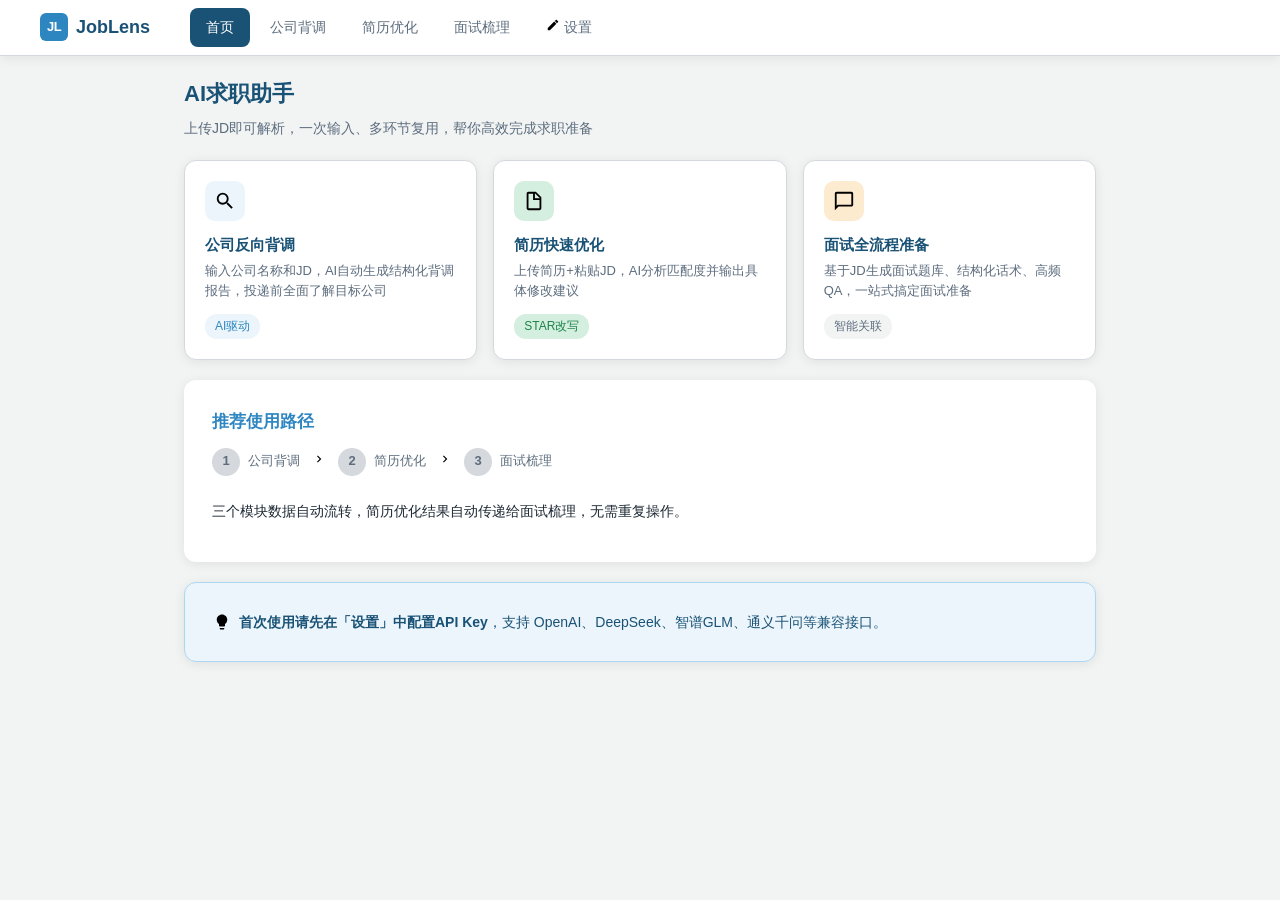
<file: index.html>
<!DOCTYPE html>
<html lang="zh-CN">
<head>
<meta charset="UTF-8">
<meta name="viewport" content="width=device-width, initial-scale=1.0">
<meta name="description" content="JobLens - AI求职助手，一站式完成公司背调、简历优化、面试准备">
<title>JobLens - AI求职助手</title>
<link rel="stylesheet" href="css/style.css">
</head>
<body>

<!-- ===== NAV ===== -->
<nav class="nav">
  <div class="nav-inner" style="display:flex;align-items:center;width:100%;max-width:1200px;margin:0 auto;">
    <a class="nav-brand" href="#" onclick="showPage('home');return false;" style="font-size:18px;font-weight:700;color:var(--pri);display:flex;align-items:center;gap:8px;text-decoration:none;">
      <span style="background:var(--sec);color:#fff;width:28px;height:28px;border-radius:6px;display:inline-flex;align-items:center;justify-content:center;font-size:13px;font-weight:700;letter-spacing:-0.5px;">JL</span>
      JobLens
    </a>
    <div class="nav-links">
      <a class="active" onclick="showPage('home')">首页</a>
      <a onclick="showPage('company')">公司背调</a>
      <a onclick="showPage('resume')">简历优化</a>
      <a onclick="showPage('interview')">面试梳理</a>
      <a onclick="showPage('settings')" style="margin-left:auto;">
        <svg style="width:14px;height:14px;"><use href="#i-edit"/></svg> 设置
      </a>
    </div>
  </div>
</nav>

<!-- ===== SVG SPRITES (hidden) ===== -->
<svg style="display:none">
  <defs>
    <symbol id="i-search" viewBox="0 0 24 24"><path d="M15.5 14h-.79l-.28-.27A6.47 6.47 0 0016 9.5 6.5 6.5 0 109.5 16c1.61 0 3.09-.59 4.23-1.57l.27.28v.79l5 4.99L20.49 19l-4.99-5zm-6 0C7.01 14 5 11.99 5 9.5S7.01 5 9.5 5 14 7.01 14 9.5 11.99 14 9.5 14z"/></symbol>
    <symbol id="i-file" viewBox="0 0 24 24"><path d="M14 2H6c-1.1 0-2 .9-2 2v16c0 1.1.9 2 2 2h12c1.1 0 2-.9 2-2V8l-6-6zm-1 7V3.5L18.5 9H13zM6 20V4h5v7h7v9H6z"/></symbol>
    <symbol id="i-chat" viewBox="0 0 24 24"><path d="M20 2H4c-1.1 0-2 .9-2 2v18l4-4h14c1.1 0 2-.9 2-2V4c0-1.1-.9-2-2-2zm0 14H5.17L4 17.17V4h16v12z"/></symbol>
    <symbol id="i-upload" viewBox="0 0 24 24"><path d="M9 16h6v-6h4l-7-7-7 7h4v6zm-4 2h14v2H5v-2z"/></symbol>
    <symbol id="i-check" viewBox="0 0 24 24"><path d="M9 16.17L4.83 12l-1.42 1.41L9 19 21 7l-1.41-1.41L9 16.17z"/></symbol>
    <symbol id="i-arrow" viewBox="0 0 24 24"><path d="M12 4l-1.41 1.41L16.17 11H4v2h12.17l-5.58 5.59L12 20l8-8-8-8z"/></symbol>
    <symbol id="i-reload" viewBox="0 0 24 24"><path d="M17.65 6.35A7.958 7.958 0 0012 4c-4.42 0-7.99 3.58-7.99 8s3.57 8 7.99 8c3.73 0 6.84-2.55 7.73-6h-2.08A5.99 5.99 0 0112 18c-3.31 0-6-2.69-6-6s2.69-6 6-6c1.66 0 3.14.69 4.22 1.78L13 11h7V4l-2.35 2.35z"/></symbol>
    <symbol id="i-link" viewBox="0 0 24 24"><path d="M3.9 12c0-1.71 1.39-3.1 3.1-3.1h4V7H7c-2.76 0-5 2.24-5 5s2.24 5 5 5h4v-1.9H7c-1.71 0-3.1-1.39-3.1-3.1zM8 13h8v-2H8v2zm9-6h-4v1.9h4c1.71 0 3.1 1.39 3.1 3.1s-1.39 3.1-3.1 3.1h-4V17h4c2.76 0 5-2.24 5-5s-2.24-5-5-5z"/></symbol>
    <symbol id="i-lightbulb" viewBox="0 0 24 24"><path d="M9 21c0 .55.45 1 1 1h4c.55 0 1-.45 1-1v-1H9v1zm3-19C8.14 2 5 5.14 5 9c0 2.38 1.19 4.47 3 5.74V17c0 .55.45 1 1 1h6c.55 0 1-.45 1-1v-2.26c1.81-1.27 3-3.36 3-5.74 0-3.86-3.14-7-7-7z"/></symbol>
    <symbol id="i-building" viewBox="0 0 24 24"><path d="M12 7V3H2v18h20V7H12zM6 19H4v-2h2v2zm0-4H4v-2h2v2zm0-4H4V9h2v2zm0-4H4V5h2v2zm4 12H8v-2h2v2zm0-4H8v-2h2v2zm0-4H8V9h2v2zm0-4H8V5h2v2zm10 12h-8v-2h2v-2h-2v-2h2v-2h-2V9h8v10zm-2-8h-2v2h2v-2zm0 4h-2v2h2v-2z"/></symbol>
    <symbol id="i-chart" viewBox="0 0 24 24"><path d="M19 3H5c-1.1 0-2 .9-2 2v14c0 1.1.9 2 2 2h14c1.1 0 2-.9 2-2V5c0-1.1-.9-2-2-2zM9 17H7v-7h2v7zm4 0h-2V7h2v10zm4 0h-2v-4h2v4z"/></symbol>
    <symbol id="i-people" viewBox="0 0 24 24"><path d="M16 11c1.66 0 2.99-1.34 2.99-3S17.66 5 16 5c-1.66 0-3 1.34-3 3s1.34 3 3 3zm-8 0c1.66 0 2.99-1.34 2.99-3S9.66 5 8 5C6.34 5 5 6.34 5 8s1.34 3 3 3zm0 2c-2.33 0-7 1.17-7 3.5V19h14v-2.5c0-2.33-4.67-3.5-7-3.5zm8 0c-.29 0-.62.02-.97.05 1.16.84 1.97 1.97 1.97 3.45V19h6v-2.5c0-2.33-4.67-3.5-7-3.5z"/></symbol>
    <symbol id="i-warning" viewBox="0 0 24 24"><path d="M1 21h22L12 2 1 21zm12-3h-2v-2h2v2zm0-4h-2v-4h2v4z"/></symbol>
    <symbol id="i-edit" viewBox="0 0 24 24"><path d="M3 17.25V21h3.75L17.81 9.94l-3.75-3.75L3 17.25zM20.71 7.04c.39-.39.39-1.02 0-1.41l-2.34-2.34c-.39-.39-1.02-.39-1.41 0l-1.83 1.83 3.75 3.75 1.83-1.83z"/></symbol>
    <symbol id="i-chevron" viewBox="0 0 24 24"><path d="M10 6L8.59 7.41 13.17 12l-4.58 4.59L10 18l6-6-6-6z"/></symbol>
    <symbol id="i-target" viewBox="0 0 24 24"><circle cx="12" cy="12" r="10" fill="none" stroke="currentColor" stroke-width="2"/><circle cx="12" cy="12" r="6" fill="none" stroke="currentColor" stroke-width="2"/><circle cx="12" cy="12" r="2"/></symbol>
    <symbol id="i-star" viewBox="0 0 24 24"><path d="M12 2l3.09 6.26L22 9.27l-5 4.87 1.18 6.88L12 17.77l-6.18 3.25L7 14.14 2 9.27l6.91-1.01L12 2z"/></symbol>
    <symbol id="i-rocket" viewBox="0 0 24 24"><path d="M12 2C6.48 2 2 6.48 2 12s4.48 10 10 10 10-4.48 10-10S17.52 2 12 2zm-1 17.93c-3.95-.49-7-3.85-7-7.93 0-.62.08-1.21.21-1.79L9 15v1c0 1.1.9 2 2 2v1.93zm6.9-2.54c-.26-.81-1-1.39-1.9-1.39h-1v-3c0-.55-.45-1-1-1H8v-2h2c.55 0 1-.45 1-1V7h2c1.1 0 2-.9 2-2v-.41c2.93 1.19 5 4.06 5 7.41 0 2.08-.8 3.97-2.1 5.39z"/></symbol>
  </defs>
</svg>

<!-- ===== Toast Container ===== -->
<div id="app-toast" class="toast toast-info"></div>

<!-- ===== PAGE: HOME ===== -->
<div id="page-home" class="page active">
  <h1>AI求职助手</h1>
  <p class="subtitle">上传JD即可解析，一次输入、多环节复用，帮你高效完成求职准备</p>

  <div class="card-grid">
    <div class="card" onclick="showPage('company')">
      <div class="card-icon" style="background:#EBF5FB;color:var(--sec);">
        <svg><use href="#i-search"/></svg>
      </div>
      <h3>公司反向背调</h3>
      <p>输入公司名称和JD，AI自动生成结构化背调报告，投递前全面了解目标公司</p>
      <div style="margin-top:10px;"><span class="tag tag-blue">AI驱动</span></div>
    </div>
    <div class="card" onclick="showPage('resume')">
      <div class="card-icon" style="background:#D4EFDF;color:#1E8449;">
        <svg><use href="#i-file"/></svg>
      </div>
      <h3>简历快速优化</h3>
      <p>上传简历+粘贴JD，AI分析匹配度并输出具体修改建议</p>
      <div style="margin-top:10px;"><span class="tag tag-green">STAR改写</span></div>
    </div>
    <div class="card" onclick="showPage('interview')">
      <div class="card-icon" style="background:#FDEBD0;color:#E67E22;">
        <svg><use href="#i-chat"/></svg>
      </div>
      <h3>面试全流程准备</h3>
      <p>基于JD生成面试题库、结构化话术、高频QA，一站式搞定面试准备</p>
      <div style="margin-top:10px;"><span class="tag tag-gray">智能关联</span></div>
    </div>
  </div>

  <div class="container" style="margin-top:20px;">
    <h2>推荐使用路径</h2>
    <div class="steps">
      <div class="step"><div class="step-num">1</div><div class="step-text">公司背调</div></div>
      <div class="step-arrow"><svg style="width:14px;height:14px;"><use href="#i-chevron"/></svg></div>
      <div class="step"><div class="step-num">2</div><div class="step-text">简历优化</div></div>
      <div class="step-arrow"><svg style="width:14px;height:14px;"><use href="#i-chevron"/></svg></div>
      <div class="step"><div class="step-num">3</div><div class="step-text">面试梳理</div></div>
    </div>
    <p class="desc">三个模块数据自动流转，简历优化结果自动传递给面试梳理，无需重复操作。</p>
  </div>

  <div class="container" style="margin-top:20px;background:var(--acc);border:1px solid #AED6F1;">
    <div style="display:flex;align-items:center;gap:8px;font-size:14px;color:var(--pri);">
      <svg style="width:18px;height:18px;flex-shrink:0;color:var(--sec);"><use href="#i-lightbulb"/></svg>
      <span><strong>首次使用请先在「设置」中配置API Key</strong>，支持 OpenAI、DeepSeek、智谱GLM、通义千问等兼容接口。</span>
    </div>
  </div>
</div>

<!-- ===== PAGE: COMPANY ===== -->
<div id="page-company" class="page">
  <h1>公司反向背调</h1>
  <p class="subtitle">输入公司名称和JD，AI自动生成结构化背调报告</p>

  <!-- Input Section -->
  <div class="container" id="company-input-section">
    <div class="input-group">
      <label>公司名称 <span class="req">*</span></label>
      <input type="text" id="company-name" placeholder="输入公司名称，如：字节跳动、腾讯、美团...">
    </div>
    <div class="input-group">
      <label>目标岗位JD（选填，提供更精准的分析）</label>
      <textarea id="company-jd" rows="4" placeholder="粘贴目标岗位的职位描述（JD）文本，可帮助AI生成更精准的薪资和匹配度分析..."></textarea>
    </div>
    <div style="display:flex;gap:8px;flex-wrap:wrap;">
      <button class="btn btn-pri" id="company-start-btn" onclick="startCompanyResearch()">
        <svg style="width:16px;height:16px;"><use href="#i-search"/></svg> 开始背调
      </button>
    </div>
  </div>

  <!-- Loading Section -->
  <div id="company-loading" style="display:none;" class="container">
    <div class="loading-steps">
      <div class="loading-step active" id="company-load-step-1">
        <div class="step-icon"><div class="step-spinner"></div></div>
        <span>正在搜索网络信息（维基百科、DuckDuckGo）...</span>
      </div>
      <div class="loading-step" id="company-load-step-2">
        <div class="step-icon">2</div>
        <span>整合搜索结果，构建分析上下文...</span>
      </div>
      <div class="loading-step" id="company-load-step-3">
        <div class="step-icon">3</div>
        <span>AI专业分析中（基本面+薪资+口碑+风险）...</span>
      </div>
    </div>
    <div style="margin-top:16px;">
      <button class="btn-stop" onclick="stopGeneration()">
        <svg style="width:14px;height:14px;"><use href="#i-warning"/></svg> 停止生成
      </button>
    </div>
  </div>

  <!-- Result Section -->
  <div id="company-result" style="display:none;">
    <div id="company-stream-output" class="stream-output"></div>
    <div style="display:flex;gap:8px;margin-top:8px;">
      <button class="btn btn-pri" onclick="showPage('resume')">
        下一步：优化简历 <svg style="width:14px;height:14px;"><use href="#i-arrow"/></svg>
      </button>
      <button class="btn btn-outline" onclick="resetCompany()">
        <svg style="width:14px;height:14px;"><use href="#i-reload"/></svg> 重新背调
      </button>
    </div>
  </div>
</div>

<!-- ===== PAGE: RESUME ===== -->
<div id="page-resume" class="page">
  <h1>简历快速优化</h1>
  <p class="subtitle">上传简历 + 粘贴JD，AI分析匹配度并输出修改建议</p>

  <!-- Input Section -->
  <div class="container" id="resume-input-section">
    <div class="flow-tip">
      <svg><use href="#i-lightbulb"/></svg>
      <span>建议先完成公司背调，背调结果将作为简历优化的上下文参考</span>
    </div>

    <div class="steps" id="resume-steps">
      <div class="step"><div class="step-num active">1</div><div class="step-text active">上传简历</div></div>
      <div class="step-arrow"><svg style="width:14px;height:14px;"><use href="#i-chevron"/></svg></div>
      <div class="step"><div class="step-num">2</div><div class="step-text">粘贴JD</div></div>
      <div class="step-arrow"><svg style="width:14px;height:14px;"><use href="#i-chevron"/></svg></div>
      <div class="step"><div class="step-num">3</div><div class="step-text">查看报告</div></div>
    </div>

    <div class="input-group">
      <label>上传简历文件 <span class="req">*</span></label>
      <div class="upload-zone" id="upload-zone" onclick="triggerUpload()">
        <div class="upload-icon">
          <svg><use href="#i-upload"/></svg>
        </div>
        <p id="upload-text">点击或拖拽上传简历文件</p>
        <p class="muted">支持 PDF、DOCX、TXT 格式，文件大小 &le; 5MB</p>
      </div>
      <input type="file" id="resume-file" accept=".pdf,.docx,.doc,.txt" style="display:none" onchange="handleFileSelect(event)">
    </div>

    <div class="input-group">
      <label>粘贴目标岗位JD <span class="req">*</span></label>
      <textarea id="resume-jd" rows="5" placeholder="粘贴目标岗位的职位描述（JD）文本...&#10;&#10;示例：负责产品规划与需求分析，3年以上互联网产品经验，具备数据驱动思维..."></textarea>
      <p class="error-msg" id="resume-jd-error">请先粘贴目标岗位JD</p>
    </div>

    <button class="btn btn-pri" id="resume-start-btn" onclick="startResumeAnalysis()">
      <svg style="width:16px;height:16px;"><use href="#i-rocket"/></svg> 开始分析
    </button>
  </div>

  <!-- Loading Section -->
  <div id="resume-loading" style="display:none;" class="container">
    <div class="loading">
      <div class="spinner"></div>
      <p class="muted">正在分析简历与岗位匹配度，请稍候...</p>
    </div>
    <div style="margin-top:16px;text-align:center;">
      <button class="btn-stop" onclick="stopGeneration()">
        <svg style="width:14px;height:14px;"><use href="#i-warning"/></svg> 停止生成
      </button>
    </div>
  </div>

  <!-- Result Section -->
  <div id="resume-result" style="display:none;">
    <div id="resume-stream-output" class="stream-output"></div>
    <div style="display:flex;gap:8px;margin-top:8px;">
      <button class="btn btn-pri" onclick="showPage('interview')">
        下一步：面试梳理 <svg style="width:14px;height:14px;"><use href="#i-arrow"/></svg>
      </button>
      <button class="btn btn-outline" onclick="resetResume()">
        <svg style="width:14px;height:14px;"><use href="#i-reload"/></svg> 重新分析
      </button>
    </div>
  </div>
</div>

<!-- ===== PAGE: INTERVIEW ===== -->
<div id="page-interview" class="page">
  <h1>面试全流程准备</h1>
  <p class="subtitle">基于JD智能生成面试题库、结构化话术、高频QA，一站式搞定面试准备</p>

  <!-- Sub Tabs -->
  <div class="sub-tabs" style="flex-wrap:wrap;">
    <a class="active" onclick="switchInterviewTab('questions')" style="flex:1 1 auto;">
      <svg style="width:14px;height:14px;vertical-align:-2px;"><use href="#i-chat"/></svg> 面试题库
      <div style="font-size:10px;font-weight:400;color:var(--gray);margin-top:1px;">知考察意图，懂回答策略</div>
    </a>
    <a onclick="switchInterviewTab('speech')" style="flex:1 1 auto;">
      <svg style="width:14px;height:14px;vertical-align:-2px;"><use href="#i-edit"/></svg> 面试话术
      <div style="font-size:10px;font-weight:400;color:var(--gray);margin-top:1px;">全流程结构化表达模板</div>
    </a>
    <a onclick="switchInterviewTab('qa')" style="flex:1 1 auto;">
      <svg style="width:14px;height:14px;vertical-align:-2px;"><use href="#i-file"/></svg> 问答QA
      <div style="font-size:10px;font-weight:400;color:var(--gray);margin-top:1px;">可直接背诵的参考答案</div>
    </a>
  </div>

  <!-- ========== SUB-PANEL 1: 面试题库 ========== -->
  <div id="interview-panel-questions" class="sub-panel active">
    <!-- Input Section -->
    <div class="container" id="questions-input-section">
      <div class="flow-tip" style="background:#EBF5FB;border-color:#AED6F1;">
        <svg style="color:var(--sec);"><use href="#i-target"/></svg>
        <span><strong>面试题库帮你解决"怎么想"</strong> -- 每道题告诉你面试官在考察什么、用什么框架回答、结合你的简历怎么个性化表达</span>
      </div>
      <div style="display:flex;gap:8px;margin-bottom:16px;flex-wrap:wrap;">
        <span class="tag tag-blue"><svg style="width:11px;height:11px;vertical-align:-1px;"><use href="#i-target"/></svg> 考察意图分析</span>
        <span class="tag tag-green"><svg style="width:11px;height:11px;vertical-align:-1px;"><use href="#i-lightbulb"/></svg> 回答策略框架</span>
        <span class="tag tag-gray"><svg style="width:11px;height:11px;vertical-align:-1px;"><use href="#i-link"/></svg> 简历个性化提示</span>
      </div>
      <div class="input-group">
        <label>粘贴目标岗位JD <span class="req">*</span></label>
        <textarea id="questions-jd" rows="4" placeholder="粘贴目标岗位的职位描述（JD）文本..."></textarea>
        <p class="error-msg" id="questions-jd-error">请先粘贴目标岗位JD</p>
      </div>
      <div class="input-group">
        <label>目标公司名称（选填，用于精准匹配面经题目）</label>
        <input type="text" id="questions-company" placeholder="如：字节跳动、腾讯、美团...">
      </div>
      <button class="btn btn-pri" id="questions-start-btn" onclick="startInterviewQuestions()">
        <svg style="width:16px;height:16px;"><use href="#i-rocket"/></svg> 生成面试题库
      </button>
    </div>

    <!-- Loading Section -->
    <div id="questions-loading" style="display:none;" class="container">
      <div class="loading-steps">
        <div class="loading-step active" id="questions-load-step-1">
          <div class="step-icon"><div class="step-spinner"></div></div>
          <span>正在解析JD关键词，匹配面经题目...</span>
        </div>
        <div class="loading-step" id="questions-load-step-2">
          <div class="step-icon">2</div>
          <span>分析岗位核心能力要求，构建题库框架...</span>
        </div>
        <div class="loading-step" id="questions-load-step-3">
          <div class="step-icon">3</div>
          <span>生成个性化面试题库与回答策略...</span>
        </div>
      </div>
      <div style="margin-top:16px;">
        <button class="btn-stop" onclick="stopGeneration()">
          <svg style="width:14px;height:14px;"><use href="#i-warning"/></svg> 停止生成
        </button>
      </div>
    </div>

    <!-- Result Section -->
    <div id="questions-result" style="display:none;">
      <div id="questions-stream-output" class="stream-output"></div>
      <div style="display:flex;gap:8px;margin-top:16px;">
        <button class="btn btn-outline" onclick="resetQuestions()">
          <svg style="width:14px;height:14px;"><use href="#i-reload"/></svg> 重新生成
        </button>
      </div>
    </div>
  </div>

  <!-- ========== SUB-PANEL 2: 面试话术 ========== -->
  <div id="interview-panel-speech" class="sub-panel">
    <!-- Input Section -->
    <div class="container" id="speech-input-section">
      <div class="flow-tip">
        <svg><use href="#i-lightbulb"/></svg>
        <span>基于JD和简历信息，生成结构化面试全流程话术，帮你理清表达逻辑</span>
      </div>
      <div class="input-group">
        <label>粘贴目标岗位JD <span class="req">*</span></label>
        <textarea id="speech-jd" rows="4" placeholder="粘贴目标岗位的职位描述（JD）文本..."></textarea>
        <p class="error-msg" id="speech-jd-error">请先粘贴目标岗位JD</p>
      </div>
      <button class="btn btn-pri" id="speech-start-btn" onclick="startInterviewSpeech()">
        <svg style="width:16px;height:16px;"><use href="#i-edit"/></svg> 生成面试话术
      </button>
    </div>

    <!-- Loading Section -->
    <div id="speech-loading" style="display:none;" class="container">
      <div class="loading">
        <div class="spinner"></div>
        <p class="muted">正在生成面试话术，请稍候...</p>
      </div>
      <div style="margin-top:16px;text-align:center;">
        <button class="btn-stop" onclick="stopGeneration()">
          <svg style="width:14px;height:14px;"><use href="#i-warning"/></svg> 停止生成
        </button>
      </div>
    </div>

    <!-- Result Section -->
    <div id="speech-result" style="display:none;">
      <div id="speech-stream-output" class="stream-output"></div>
      <div style="display:flex;gap:8px;margin-top:8px;">
        <button class="btn btn-outline" onclick="resetSpeech()">
          <svg style="width:14px;height:14px;"><use href="#i-reload"/></svg> 重新生成
        </button>
      </div>
    </div>
  </div>

  <!-- ========== SUB-PANEL 3: 问答QA ========== -->
  <div id="interview-panel-qa" class="sub-panel">
    <!-- Input Section -->
    <div class="container" id="qa-input-section">
      <div class="flow-tip" style="background:#FEF9E7;border-color:#F9E79F;">
        <svg style="color:#7D6608;"><use href="#i-file"/></svg>
        <span><strong>问答QA帮你解决"怎么答"</strong> -- 基于JD生成可直接背诵的参考答案，面试前突击记忆用</span>
      </div>
      <div style="display:flex;gap:8px;margin-bottom:16px;flex-wrap:wrap;">
        <span class="tag tag-blue"><svg style="width:11px;height:11px;vertical-align:-1px;"><use href="#i-search"/></svg> AI智能分析</span>
        <span class="tag tag-green"><svg style="width:11px;height:11px;vertical-align:-1px;"><use href="#i-lightbulb"/></svg> 参考答案生成</span>
        <span class="tag tag-gray"><svg style="width:11px;height:11px;vertical-align:-1px;"><use href="#i-check"/></svg> 多维度覆盖</span>
      </div>
      <div class="input-group">
        <label>粘贴目标岗位JD <span class="req">*</span></label>
        <textarea id="qa-jd" rows="4" placeholder="粘贴目标岗位的职位描述（JD）文本..."></textarea>
        <p class="error-msg" id="qa-jd-error">请先粘贴目标岗位JD</p>
      </div>
      <div class="input-group">
        <label>目标公司名称（选填，用于精准检索面经）</label>
        <input type="text" id="qa-company" placeholder="如：字节跳动、腾讯、美团...">
      </div>
      <button class="btn btn-pri" id="qa-start-btn" onclick="startInterviewQA()">
        <svg style="width:16px;height:16px;"><use href="#i-rocket"/></svg> 生成问答QA
      </button>
    </div>

    <!-- Loading Section -->
    <div id="qa-loading" style="display:none;" class="container">
      <div class="loading">
        <div class="spinner"></div>
        <p class="muted">正在检索高频面试问题并生成QA文件，请稍候...</p>
      </div>
      <div style="margin-top:16px;text-align:center;">
        <button class="btn-stop" onclick="stopGeneration()">
          <svg style="width:14px;height:14px;"><use href="#i-warning"/></svg> 停止生成
        </button>
      </div>
    </div>

    <!-- Result Section -->
    <div id="qa-result" style="display:none;">
      <div id="qa-stream-output" class="stream-output"></div>
      <div style="display:flex;gap:8px;margin-top:8px;">
        <button class="btn btn-outline" onclick="resetQA()">
          <svg style="width:14px;height:14px;"><use href="#i-reload"/></svg> 重新生成
        </button>
      </div>
    </div>
  </div>
</div>

<!-- ===== PAGE: SETTINGS ===== -->
<div id="page-settings" class="page">
  <div class="settings-page">
    <h1>API 设置</h1>
    <p class="subtitle">配置你的AI接口信息，支持所有OpenAI兼容API</p>

    <div class="settings-card">
      <h3>接口配置</h3>
      <div class="settings-group">
        <label>API Key <span class="req">*</span></label>
        <input type="password" id="settings-api-key" placeholder="sk-...">
        <p class="hint">你的API密钥仅存储在浏览器本地，不会上传到任何服务器</p>
      </div>
      <div class="settings-group">
        <label>API 地址</label>
        <input type="text" id="settings-api-endpoint" placeholder="https://api.openai.com/v1">
        <p class="hint">支持OpenAI、DeepSeek、智谱GLM、通义千问等兼容接口</p>
      </div>
      <div class="settings-group">
        <label>模型名称</label>
        <input type="text" id="settings-model" placeholder="gpt-4o-mini">
        <p class="hint">推荐使用 gpt-4o-mini（性价比高）或 gpt-4o（效果更好）</p>
      </div>
      <div class="settings-actions">
        <button class="btn btn-pri" id="settings-save-btn" onclick="JobLensSettings.saveSettings()">保存设置</button>
        <button class="btn btn-outline" id="settings-test-btn" onclick="JobLensSettings.testConnection()">测试连接</button>
        <button class="btn btn-outline" id="settings-reset-btn" onclick="JobLensSettings.resetSettings()">重置</button>
      </div>
    </div>

    <div class="settings-card">
      <h3>支持的API服务商</h3>
      <div style="display:grid;grid-template-columns:1fr 1fr;gap:8px;font-size:13px;">
        <div class="settings-group"><label>DeepSeek</label><p class="hint">地址：https://api.deepseek.com/v1<br>模型：deepseek-chat</p></div>
        <div class="settings-group"><label>智谱GLM</label><p class="hint">地址：https://open.bigmodel.cn/api/paas/v4<br>模型：glm-4-flash</p></div>
        <div class="settings-group"><label>通义千问</label><p class="hint">地址：https://dashscope.aliyuncs.com/compatible-mode/v1<br>模型：qwen-turbo</p></div>
        <div class="settings-group"><label>Moonshot</label><p class="hint">地址：https://api.moonshot.cn/v1<br>模型：moonshot-v1-8k</p></div>
      </div>
    </div>
  </div>
</div>

<!-- ===== External Scripts ===== -->
<script src="js/api.js"></script>
<script src="js/settings.js"></script>
<script src="js/modules.js"></script>

<!-- ===== Main App Logic ===== -->
<script>
// ===== GLOBAL STATE =====
var currentController = null;
var fileUploaded = false;

// ===== TOAST NOTIFICATIONS =====
function showToast(msg, type) {
  type = type || 'info';
  var toast = document.getElementById('app-toast');
  if (!toast) return;
  toast.textContent = msg;
  toast.className = 'toast toast-' + type + ' toast-show';
  if (toast._hideTimer) clearTimeout(toast._hideTimer);
  toast._hideTimer = setTimeout(function() {
    toast.className = 'toast toast-' + type;
  }, 3000);
}

// ===== ABORT CONTROLLER =====
function stopGeneration() {
  if (currentController) {
    currentController.abort();
    currentController = null;
    showToast('已停止生成', 'info');
  }
}

// ===== PAGE NAVIGATION =====
function showPage(id) {
  document.querySelectorAll('.page').forEach(function(p) { p.classList.remove('active'); });
  document.getElementById('page-' + id).classList.add('active');
  document.querySelectorAll('.nav-links a').forEach(function(a) { a.classList.remove('active'); });
  var map = { home: 0, company: 1, resume: 2, interview: 3, settings: 4 };
  var links = document.querySelectorAll('.nav-links a');
  if (links[map[id]]) links[map[id]].classList.add('active');
  window.scrollTo(0, 0);
}

// ===== COMPANY RESEARCH =====
function animateCompanyLoading() {
  var steps = [
    document.getElementById('company-load-step-1'),
    document.getElementById('company-load-step-2'),
    document.getElementById('company-load-step-3'),
    document.getElementById('company-load-step-4')
  ];
  steps.forEach(function(s) { s.className = 'loading-step'; });
  steps[0].classList.add('active');
  steps[0].querySelector('.step-icon').innerHTML = '<div class="step-spinner"></div>';

  var timers = [];
  timers.push(setTimeout(function() {
    steps[0].classList.remove('active');
    steps[0].classList.add('done');
    steps[0].querySelector('.step-icon').innerHTML = '<svg style="width:12px;height:12px;"><use href="#i-check"/></svg>';
    steps[1].classList.add('active');
    steps[1].querySelector('.step-icon').innerHTML = '<div class="step-spinner"></div>';
  }, 800));

  timers.push(setTimeout(function() {
    steps[1].classList.remove('active');
    steps[1].classList.add('done');
    steps[1].querySelector('.step-icon').innerHTML = '<svg style="width:12px;height:12px;"><use href="#i-check"/></svg>';
    steps[2].classList.add('active');
    steps[2].querySelector('.step-icon').innerHTML = '<div class="step-spinner"></div>';
  }, 1600));

  timers.push(setTimeout(function() {
    steps[2].classList.remove('active');
    steps[2].classList.add('done');
    steps[2].querySelector('.step-icon').innerHTML = '<svg style="width:12px;height:12px;"><use href="#i-check"/></svg>';
    steps[3].classList.add('active');
    steps[3].querySelector('.step-icon').innerHTML = '<div class="step-spinner"></div>';
  }, 2400));

  return timers;
}

async function startCompanyResearch() {
  var name = document.getElementById('company-name').value.trim();
  if (!name) {
    showToast('请输入公司名称', 'error');
    document.getElementById('company-name').focus();
    return;
  }

  var jd = document.getElementById('company-jd').value.trim();

  // Check API configuration
  if (!JobLensAPI.ApiConfig.isConfigured()) {
    showToast('请先在「设置」中配置API Key', 'error');
    showPage('settings');
    return;
  }

  // Show loading
  document.getElementById('company-input-section').style.display = 'none';
  document.getElementById('company-result').style.display = 'none';
  document.getElementById('company-loading').style.display = 'block';

  // Reset loading steps
  var steps = [
    document.getElementById('company-load-step-1'),
    document.getElementById('company-load-step-2'),
    document.getElementById('company-load-step-3')
  ];
  steps.forEach(function(s) { s.className = 'loading-step'; });
  steps[0].classList.add('active');
  steps[0].querySelector('.step-icon').innerHTML = '<div class="step-spinner"></div>';

  var outputEl = document.getElementById('company-stream-output');
  outputEl.innerHTML = '';

  // Create abort controller
  currentController = new AbortController();

  // Search progress callback
  function onSearchProgress(stage) {
    if (stage === 'searching') {
      // Step 1 still active (searching)
    } else if (stage === 'search_done') {
      // Step 1 done, step 2 active
      steps[0].classList.remove('active');
      steps[0].classList.add('done');
      steps[0].querySelector('.step-icon').innerHTML = '<svg style="width:12px;height:12px;"><use href="#i-check"/></svg>';
      steps[1].classList.add('active');
      steps[1].querySelector('.step-icon').innerHTML = '<div class="step-spinner"></div>';
    } else if (stage === 'analyzing') {
      // Step 2 done, step 3 active
      steps[1].classList.remove('active');
      steps[1].classList.add('done');
      steps[1].querySelector('.step-icon').innerHTML = '<svg style="width:12px;height:12px;"><use href="#i-check"/></svg>';
      steps[2].classList.add('active');
      steps[2].querySelector('.step-icon').innerHTML = '<div class="step-spinner"></div>';
    }
  }

  try {
    await JobLensModules.generateCompanyReport(name, jd, outputEl, onSearchProgress);
    steps[2].classList.remove('active');
    steps[2].classList.add('done');
    steps[2].querySelector('.step-icon').innerHTML = '<svg style="width:12px;height:12px;"><use href="#i-check"/></svg>';
    document.getElementById('company-loading').style.display = 'none';
    document.getElementById('company-result').style.display = 'block';
    showToast('背调报告生成完成', 'success');
  } catch (err) {
    document.getElementById('company-loading').style.display = 'none';
    if (err.name === 'AbortError') {
      if (outputEl.innerHTML.trim()) {
        document.getElementById('company-result').style.display = 'block';
      } else {
        document.getElementById('company-input-section').style.display = 'block';
      }
    } else {
      showToast(err.message || '生成背调报告时出错', 'error');
      document.getElementById('company-input-section').style.display = 'block';
    }
  } finally {
    currentController = null;
  }
}

function resetCompany() {
  document.getElementById('company-input-section').style.display = 'block';
  document.getElementById('company-result').style.display = 'none';
  document.getElementById('company-loading').style.display = 'none';
  document.getElementById('company-name').value = '';
  document.getElementById('company-jd').value = '';
  document.getElementById('company-stream-output').innerHTML = '';
}

// ===== RESUME UPLOAD =====
function triggerUpload() {
  document.getElementById('resume-file').click();
}

function handleFileSelect(e) {
  if (e.target.files && e.target.files.length) {
    handleFile(e.target.files[0]);
  }
}

function handleFile(file) {
  var ext = file.name.split('.').pop().toLowerCase();
  if (ext !== 'pdf' && ext !== 'docx' && ext !== 'doc' && ext !== 'txt') {
    showToast('不支持该格式，请上传 PDF、DOCX 或 TXT 文件', 'error');
    return;
  }
  if (file.size > 5 * 1024 * 1024) {
    showToast('文件过大，请压缩至 5MB 以内', 'error');
    return;
  }
  fileUploaded = true;
  var zone = document.getElementById('upload-zone');
  zone.classList.add('has-file');
  document.getElementById('upload-text').className = 'filename';
  document.getElementById('upload-text').textContent = file.name;
}

function handleDragOver(e) {
  e.preventDefault();
  e.stopPropagation();
  document.getElementById('upload-zone').classList.add('dragover');
}

function handleDragLeave(e) {
  e.preventDefault();
  e.stopPropagation();
  document.getElementById('upload-zone').classList.remove('dragover');
}

function handleDrop(e) {
  e.preventDefault();
  e.stopPropagation();
  document.getElementById('upload-zone').classList.remove('dragover');
  if (e.dataTransfer.files && e.dataTransfer.files.length) {
    handleFile(e.dataTransfer.files[0]);
  }
}

async function startResumeAnalysis() {
  if (!fileUploaded) {
    showToast('请先上传简历文件', 'error');
    return;
  }

  var jd = document.getElementById('resume-jd').value.trim();
  var errEl = document.getElementById('resume-jd-error');
  if (!jd) {
    errEl.textContent = '请先粘贴目标岗位JD';
    errEl.classList.add('show');
    document.getElementById('resume-jd').classList.add('error');
    document.getElementById('resume-jd').focus();
    return;
  }
  if (jd.length < 50) {
    errEl.textContent = 'JD内容过短，可能影响分析准确性';
    errEl.classList.add('show');
    return;
  }
  errEl.classList.remove('show');
  document.getElementById('resume-jd').classList.remove('error');

  // Check API configuration
  if (!JobLensAPI.ApiConfig.isConfigured()) {
    showToast('请先在「设置」中配置API Key', 'error');
    showPage('settings');
    return;
  }

  // Show loading
  document.getElementById('resume-input-section').style.display = 'none';
  document.getElementById('resume-result').style.display = 'none';
  document.getElementById('resume-loading').style.display = 'block';

  var outputEl = document.getElementById('resume-stream-output');
  outputEl.innerHTML = '';

  currentController = new AbortController();

  try {
    // Parse resume file
    var file = document.getElementById('resume-file').files[0];
    var resumeText = await JobLensModules.parseResumeFile(file);

    // Start analysis
    await JobLensModules.generateResumeAnalysis(resumeText, jd, outputEl);
    document.getElementById('resume-loading').style.display = 'none';
    document.getElementById('resume-result').style.display = 'block';
    showToast('简历分析完成', 'success');
  } catch (err) {
    document.getElementById('resume-loading').style.display = 'none';
    if (err.name === 'AbortError') {
      if (outputEl.innerHTML.trim()) {
        document.getElementById('resume-result').style.display = 'block';
      } else {
        document.getElementById('resume-input-section').style.display = 'block';
      }
    } else {
      showToast(err.message || '分析简历时出错', 'error');
      document.getElementById('resume-input-section').style.display = 'block';
    }
  } finally {
    currentController = null;
  }
}

function resetResume() {
  document.getElementById('resume-input-section').style.display = 'block';
  document.getElementById('resume-result').style.display = 'none';
  document.getElementById('resume-loading').style.display = 'none';
  document.getElementById('resume-jd').value = '';
  document.getElementById('resume-jd-error').classList.remove('show');
  document.getElementById('resume-jd').classList.remove('error');
  document.getElementById('resume-stream-output').innerHTML = '';
  fileUploaded = false;
  var zone = document.getElementById('upload-zone');
  zone.classList.remove('has-file');
  document.getElementById('upload-text').className = '';
  document.getElementById('upload-text').innerHTML = '点击或拖拽上传简历文件<p class="muted">支持 PDF、DOCX、TXT 格式，文件大小 &le; 5MB</p>';
  // Reset steps
  var steps = document.querySelectorAll('#resume-steps .step-num');
  var texts = document.querySelectorAll('#resume-steps .step-text');
  for (var i = 0; i < steps.length; i++) {
    steps[i].className = i === 0 ? 'step-num active' : 'step-num';
    texts[i].className = i === 0 ? 'step-text active' : 'step-text';
  }
}

// ===== INTERVIEW SUB-TABS =====
function switchInterviewTab(tab) {
  document.querySelectorAll('#page-interview .sub-panel').forEach(function(p) { p.classList.remove('active'); });
  document.getElementById('interview-panel-' + tab).classList.add('active');
  document.querySelectorAll('#page-interview .sub-tabs a').forEach(function(a) { a.classList.remove('active'); });
  var map = { questions: 0, speech: 1, qa: 2 };
  document.querySelectorAll('#page-interview .sub-tabs a')[map[tab]].classList.add('active');
}

// ===== INTERVIEW QUESTIONS =====
function animateQuestionsLoading() {
  var steps = [
    document.getElementById('questions-load-step-1'),
    document.getElementById('questions-load-step-2'),
    document.getElementById('questions-load-step-3')
  ];
  steps.forEach(function(s) { s.className = 'loading-step'; });
  steps[0].classList.add('active');
  steps[0].querySelector('.step-icon').innerHTML = '<div class="step-spinner"></div>';

  setTimeout(function() {
    steps[0].classList.remove('active');
    steps[0].classList.add('done');
    steps[0].querySelector('.step-icon').innerHTML = '<svg style="width:12px;height:12px;"><use href="#i-check"/></svg>';
    steps[1].classList.add('active');
    steps[1].querySelector('.step-icon').innerHTML = '<div class="step-spinner"></div>';
  }, 1000);

  setTimeout(function() {
    steps[1].classList.remove('active');
    steps[1].classList.add('done');
    steps[1].querySelector('.step-icon').innerHTML = '<svg style="width:12px;height:12px;"><use href="#i-check"/></svg>';
    steps[2].classList.add('active');
    steps[2].querySelector('.step-icon').innerHTML = '<div class="step-spinner"></div>';
  }, 2000);
}

async function startInterviewQuestions() {
  var jd = document.getElementById('questions-jd').value.trim();
  var errEl = document.getElementById('questions-jd-error');
  if (!jd) {
    errEl.classList.add('show');
    document.getElementById('questions-jd').classList.add('error');
    document.getElementById('questions-jd').focus();
    return;
  }
  errEl.classList.remove('show');
  document.getElementById('questions-jd').classList.remove('error');

  var company = document.getElementById('questions-company').value.trim();

  // Check API configuration
  if (!JobLensAPI.ApiConfig.isConfigured()) {
    showToast('请先在「设置」中配置API Key', 'error');
    showPage('settings');
    return;
  }

  document.getElementById('questions-input-section').style.display = 'none';
  document.getElementById('questions-result').style.display = 'none';
  document.getElementById('questions-loading').style.display = 'block';
  animateQuestionsLoading();

  var outputEl = document.getElementById('questions-stream-output');
  outputEl.innerHTML = '';

  currentController = new AbortController();

  try {
    await JobLensModules.generateInterviewQuestions(jd, company, outputEl);
    document.getElementById('questions-loading').style.display = 'none';
    document.getElementById('questions-result').style.display = 'block';
    showToast('面试题库生成完成', 'success');
  } catch (err) {
    document.getElementById('questions-loading').style.display = 'none';
    if (err.name === 'AbortError') {
      if (outputEl.innerHTML.trim()) {
        document.getElementById('questions-result').style.display = 'block';
      } else {
        document.getElementById('questions-input-section').style.display = 'block';
      }
    } else {
      showToast(err.message || '生成面试题库时出错', 'error');
      document.getElementById('questions-input-section').style.display = 'block';
    }
  } finally {
    currentController = null;
  }
}

function resetQuestions() {
  document.getElementById('questions-input-section').style.display = 'block';
  document.getElementById('questions-result').style.display = 'none';
  document.getElementById('questions-loading').style.display = 'none';
  document.getElementById('questions-jd').value = '';
  document.getElementById('questions-company').value = '';
  document.getElementById('questions-jd-error').classList.remove('show');
  document.getElementById('questions-jd').classList.remove('error');
  document.getElementById('questions-stream-output').innerHTML = '';
}

// ===== INTERVIEW SPEECH =====
async function startInterviewSpeech() {
  var jd = document.getElementById('speech-jd').value.trim();
  var errEl = document.getElementById('speech-jd-error');
  if (!jd) {
    errEl.classList.add('show');
    document.getElementById('speech-jd').classList.add('error');
    document.getElementById('speech-jd').focus();
    return;
  }
  errEl.classList.remove('show');
  document.getElementById('speech-jd').classList.remove('error');

  // Check API configuration
  if (!JobLensAPI.ApiConfig.isConfigured()) {
    showToast('请先在「设置」中配置API Key', 'error');
    showPage('settings');
    return;
  }

  document.getElementById('speech-input-section').style.display = 'none';
  document.getElementById('speech-result').style.display = 'none';
  document.getElementById('speech-loading').style.display = 'block';

  var outputEl = document.getElementById('speech-stream-output');
  outputEl.innerHTML = '';

  currentController = new AbortController();

  try {
    await JobLensModules.generateInterviewSpeech(jd, outputEl);
    document.getElementById('speech-loading').style.display = 'none';
    document.getElementById('speech-result').style.display = 'block';
    showToast('面试话术生成完成', 'success');
  } catch (err) {
    document.getElementById('speech-loading').style.display = 'none';
    if (err.name === 'AbortError') {
      if (outputEl.innerHTML.trim()) {
        document.getElementById('speech-result').style.display = 'block';
      } else {
        document.getElementById('speech-input-section').style.display = 'block';
      }
    } else {
      showToast(err.message || '生成面试话术时出错', 'error');
      document.getElementById('speech-input-section').style.display = 'block';
    }
  } finally {
    currentController = null;
  }
}

function resetSpeech() {
  document.getElementById('speech-input-section').style.display = 'block';
  document.getElementById('speech-result').style.display = 'none';
  document.getElementById('speech-loading').style.display = 'none';
  document.getElementById('speech-jd').value = '';
  document.getElementById('speech-jd-error').classList.remove('show');
  document.getElementById('speech-jd').classList.remove('error');
  document.getElementById('speech-stream-output').innerHTML = '';
}

// ===== INTERVIEW QA =====
async function startInterviewQA() {
  var jd = document.getElementById('qa-jd').value.trim();
  var errEl = document.getElementById('qa-jd-error');
  if (!jd) {
    errEl.classList.add('show');
    document.getElementById('qa-jd').classList.add('error');
    document.getElementById('qa-jd').focus();
    return;
  }
  errEl.classList.remove('show');
  document.getElementById('qa-jd').classList.remove('error');

  var company = document.getElementById('qa-company').value.trim();

  // Check API configuration
  if (!JobLensAPI.ApiConfig.isConfigured()) {
    showToast('请先在「设置」中配置API Key', 'error');
    showPage('settings');
    return;
  }

  document.getElementById('qa-input-section').style.display = 'none';
  document.getElementById('qa-result').style.display = 'none';
  document.getElementById('qa-loading').style.display = 'block';

  var outputEl = document.getElementById('qa-stream-output');
  outputEl.innerHTML = '';

  currentController = new AbortController();

  try {
    await JobLensModules.generateInterviewQA(jd, company, outputEl);
    document.getElementById('qa-loading').style.display = 'none';
    document.getElementById('qa-result').style.display = 'block';
    showToast('问答QA生成完成', 'success');
  } catch (err) {
    document.getElementById('qa-loading').style.display = 'none';
    if (err.name === 'AbortError') {
      if (outputEl.innerHTML.trim()) {
        document.getElementById('qa-result').style.display = 'block';
      } else {
        document.getElementById('qa-input-section').style.display = 'block';
      }
    } else {
      showToast(err.message || '生成问答QA时出错', 'error');
      document.getElementById('qa-input-section').style.display = 'block';
    }
  } finally {
    currentController = null;
  }
}

function resetQA() {
  document.getElementById('qa-input-section').style.display = 'block';
  document.getElementById('qa-result').style.display = 'none';
  document.getElementById('qa-loading').style.display = 'none';
  document.getElementById('qa-jd').value = '';
  document.getElementById('qa-company').value = '';
  document.getElementById('qa-jd-error').classList.remove('show');
  document.getElementById('qa-jd').classList.remove('error');
  document.getElementById('qa-stream-output').innerHTML = '';
}

// ===== INIT =====
document.addEventListener('DOMContentLoaded', function() {
  // Setup drag and drop for resume upload
  var zone = document.getElementById('upload-zone');
  if (zone) {
    zone.addEventListener('dragover', handleDragOver);
    zone.addEventListener('dragleave', handleDragLeave);
    zone.addEventListener('drop', handleDrop);
  }

  // Check API configuration on load
  if (!JobLensAPI.ApiConfig.isConfigured()) {
    showToast('请先在「设置」中配置API Key', 'info');
  }
});
</script>

</body>
</html>
</file>
<file: css/style.css>
/* ===== CSS VARIABLES ===== */
:root {
  --pri: #1A5276; --sec: #2E86C1; --dark: #1C2833; --gray: #5D6D7E;
  --lg: #F2F4F4; --wh: #FFFFFF; --bd: #D5D8DC; --acc: #EBF5FB;
  --hi: #D4EFDF; --warn: #FADBD8; --shadow: 0 2px 12px rgba(0,0,0,0.08);
  --radius: 12px; --radius-sm: 8px;
}
* { margin:0; padding:0; box-sizing:border-box; }
body { font-family: -apple-system, BlinkMacSystemFont, "Segoe UI", "PingFang SC", "Microsoft YaHei", sans-serif; background: var(--lg); color: var(--dark); line-height: 1.6; }

/* ===== ICONS (Pure CSS) ===== */
.icon { display:inline-flex; align-items:center; justify-content:center; flex-shrink:0; }
.icon svg { width:1em; height:1em; fill:currentColor; }
.icon-16 { font-size:16px; }
.icon-20 { font-size:20px; }
.icon-24 { font-size:24px; }
.icon-36 { font-size:36px; }

/* ===== NAV ===== */
.nav { position:fixed; top:0; left:0; right:0; height:56px; background:var(--wh); border-bottom:1px solid var(--bd); display:flex; align-items:center; padding:0 24px; z-index:100; box-shadow: var(--shadow); }
.nav-logo { font-size:18px; font-weight:700; color:var(--pri); display:flex; align-items:center; gap:8px; }
.nav-logo span { background:var(--sec); color:#fff; width:28px; height:28px; border-radius:6px; display:inline-flex; align-items:center; justify-content:center; font-size:13px; font-weight:700; letter-spacing:-0.5px; }
.nav-links { display:flex; gap:4px; margin-left:40px; }
.nav-links a { padding:8px 16px; border-radius:var(--radius-sm); color:var(--gray); text-decoration:none; font-size:14px; font-weight:500; transition:all .2s; cursor:pointer; }
.nav-links a:hover { background:var(--acc); color:var(--sec); }
.nav-links a.active { background:var(--pri); color:#fff; }

/* ===== LAYOUT ===== */
.page { display:none; padding:76px 24px 40px; max-width:960px; margin:0 auto; min-height:100vh; }
.page.active { display:block; }
.container { background:var(--wh); border-radius:var(--radius); box-shadow:var(--shadow); padding:28px; margin-bottom:20px; }

/* ===== TYPOGRAPHY ===== */
h1 { font-size:22px; color:var(--pri); margin-bottom:6px; }
h2 { font-size:17px; color:var(--sec); margin-bottom:12px; }
h3 { font-size:15px; color:var(--pri); margin-bottom:8px; }
.subtitle { color:var(--gray); font-size:14px; margin-bottom:20px; }
.desc { font-size:14px; color:var(--dark); margin-bottom:12px; }
.label { font-size:13px; font-weight:600; color:var(--gray); margin-bottom:6px; display:block; }
.muted { font-size:13px; color:var(--gray); }

/* ===== BUTTONS ===== */
.btn { display:inline-flex; align-items:center; gap:6px; padding:10px 22px; border-radius:var(--radius-sm); font-size:14px; font-weight:600; border:none; cursor:pointer; transition:all .2s; }
.btn-pri { background:var(--sec); color:#fff; }
.btn-pri:hover { background:var(--pri); }
.btn-pri:disabled { background:var(--bd); color:var(--gray); cursor:not-allowed; }
.btn-sec { background:var(--acc); color:var(--sec); }
.btn-sec:hover { background:#D4E6F1; }
.btn-sm { padding:6px 14px; font-size:13px; }
.btn-outline { background:transparent; border:1px solid var(--bd); color:var(--gray); }
.btn-outline:hover { border-color:var(--sec); color:var(--sec); }
.btn-icon { display:inline-flex; align-items:center; gap:6px; }

/* ===== FORM ===== */
.input-group { margin-bottom:16px; }
.input-group label { display:block; font-size:13px; font-weight:600; color:var(--gray); margin-bottom:6px; }
.input-group label .req { color:#E74C3C; }
textarea, input[type="text"] { width:100%; padding:10px 14px; border:1px solid var(--bd); border-radius:var(--radius-sm); font-size:14px; font-family:inherit; resize:vertical; transition:border .2s; }
textarea:focus, input[type="text"]:focus { outline:none; border-color:var(--sec); box-shadow:0 0 0 3px rgba(46,134,193,0.1); }
textarea.error { border-color:#E74C3C; }
.error-msg { color:#E74C3C; font-size:12px; margin-top:4px; display:none; }
.error-msg.show { display:block; }

/* ===== CARDS ===== */
.card-grid { display:grid; grid-template-columns:repeat(auto-fill, minmax(260px,1fr)); gap:16px; }
.card { background:var(--wh); border-radius:var(--radius); box-shadow:var(--shadow); padding:20px; border:1px solid var(--bd); transition:all .2s; cursor:pointer; }
.card:hover { border-color:var(--sec); box-shadow:0 4px 16px rgba(46,134,193,0.12); transform:translateY(-2px); }
.card-icon { width:40px; height:40px; border-radius:10px; display:flex; align-items:center; justify-content:center; margin-bottom:12px; }
.card-icon svg { width:22px; height:22px; }
.card h3 { font-size:15px; margin-bottom:4px; }
.card p { font-size:13px; color:var(--gray); }

/* ===== STEPS ===== */
.steps { display:flex; gap:12px; margin-bottom:24px; flex-wrap:wrap; align-items:center; }
.step { display:flex; align-items:center; gap:8px; }
.step-num { width:28px; height:28px; border-radius:50%; background:var(--bd); color:var(--gray); display:flex; align-items:center; justify-content:center; font-size:13px; font-weight:700; flex-shrink:0; transition:all .3s; }
.step-num.done { background:var(--hi); color:#27AE60; }
.step-num.active { background:var(--sec); color:#fff; }
.step-text { font-size:13px; color:var(--gray); transition:all .3s; }
.step-text.active { color:var(--sec); font-weight:600; }
.step-text.done { color:#27AE60; }
.step-arrow { color:var(--bd); font-size:14px; }

/* ===== TAGS ===== */
.tag { display:inline-block; padding:3px 10px; border-radius:12px; font-size:12px; font-weight:500; }
.tag-green { background:var(--hi); color:#1E8449; }
.tag-red { background:var(--warn); color:#C0392B; }
.tag-blue { background:var(--acc); color:var(--sec); }
.tag-gray { background:var(--lg); color:var(--gray); }

/* ===== SCORE ===== */
.score-bar { height:8px; background:var(--lg); border-radius:4px; overflow:hidden; margin:6px 0; }
.score-fill { height:100%; border-radius:4px; transition:width 1s ease; }
.score-fill.high { background:#27AE60; }
.score-fill.mid { background:#F39C12; }
.score-fill.low { background:#E74C3C; }

/* ===== REPORT ===== */
.report-section { border:1px solid var(--bd); border-radius:var(--radius-sm); padding:16px; margin-bottom:12px; }
.report-section h4 { font-size:14px; color:var(--pri); margin-bottom:8px; display:flex; align-items:center; gap:6px; }
.report-section p, .report-section li { font-size:13px; color:var(--dark); margin-bottom:4px; }
.report-section ul { padding-left:18px; }

/* ===== INTERVIEW ===== */
.q-category { margin-bottom:16px; }
.q-category-header { display:flex; align-items:center; gap:8px; margin-bottom:8px; padding-bottom:6px; border-bottom:2px solid var(--bd); }
.q-category-header h3 { margin:0; }
.q-item { border:1px solid var(--bd); border-radius:var(--radius-sm); padding:14px; margin-bottom:8px; cursor:pointer; transition:all .2s; }
.q-item:hover { border-color:var(--sec); background:var(--acc); }
.q-item-header { display:flex; justify-content:space-between; align-items:flex-start; gap:8px; }
.q-item-header h4 { font-size:14px; flex:1; }
.q-item-toggle { color:var(--gray); font-size:12px; white-space:nowrap; margin-top:2px; transition:transform .2s; }
.q-item.open .q-item-toggle { transform:rotate(90deg); }
.q-item-body { display:none; margin-top:12px; padding-top:12px; border-top:1px solid var(--lg); }
.q-item.open .q-item-body { display:block; }
.q-detail { margin-bottom:10px; }
.q-detail-label { font-size:12px; font-weight:600; color:var(--sec); margin-bottom:2px; }
.q-detail p { font-size:13px; color:var(--dark); }

/* ===== LOADING ===== */
.loading { text-align:center; padding:40px 0; }
.spinner { width:36px; height:36px; border:3px solid var(--bd); border-top-color:var(--sec); border-radius:50%; animation:spin .8s linear infinite; margin:0 auto 12px; }
@keyframes spin { to { transform:rotate(360deg); } }

/* ===== RESULT BANNER ===== */
.result-banner { padding:16px; border-radius:var(--radius-sm); margin-bottom:16px; display:flex; align-items:center; gap:12px; }
.result-banner.green { background:var(--hi); border:1px solid #A9DFBF; }
.result-banner.yellow { background:#FEF9E7; border:1px solid #F9E79F; }
.result-banner.red { background:var(--warn); border:1px solid #F5B7B1; }
.result-banner .banner-icon { width:36px; height:36px; border-radius:50%; display:flex; align-items:center; justify-content:center; flex-shrink:0; }
.result-banner .banner-icon svg { width:20px; height:20px; }
.result-banner.green .banner-icon { background:#A9DFBF; color:#1E8449; }
.result-banner.yellow .banner-icon { background:#F9E79F; color:#7D6608; }
.result-banner.red .banner-icon { background:#F5B7B1; color:#922B21; }
.result-banner h3 { font-size:15px; margin-bottom:2px; }
.result-banner p { font-size:13px; color:var(--gray); }

/* ===== FILE UPLOAD ===== */
.upload-zone { border:2px dashed var(--bd); border-radius:var(--radius); padding:32px; text-align:center; cursor:pointer; transition:all .2s; }
.upload-zone:hover { border-color:var(--sec); background:var(--acc); }
.upload-zone.dragover { border-color:var(--sec); background:var(--acc); }
.upload-zone.has-file { border-color:#27AE60; background:var(--hi); }
.upload-icon { margin-bottom:8px; }
.upload-icon svg { width:40px; height:40px; color:var(--sec); }
.upload-zone.has-file .upload-icon svg { color:#27AE60; }
.upload-zone p { font-size:14px; color:var(--gray); }
.upload-zone .filename { font-size:14px; font-weight:600; color:#1E8449; }

/* ===== FLOW TIP ===== */
.flow-tip { background:var(--acc); border:1px solid #AED6F1; border-radius:var(--radius-sm); padding:12px 16px; margin-bottom:16px; display:flex; align-items:center; gap:8px; font-size:13px; color:var(--pri); }
.flow-tip svg { width:18px; height:18px; flex-shrink:0; color:var(--sec); }

/* ===== INTERVIEW SUB-TABS ===== */
.sub-tabs { display:flex; gap:4px; margin-bottom:20px; background:var(--lg); border-radius:var(--radius-sm); padding:4px; }
.sub-tabs a { flex:1; text-align:center; padding:10px 12px; border-radius:6px; color:var(--gray); text-decoration:none; font-size:13px; font-weight:600; transition:all .2s; cursor:pointer; }
.sub-tabs a:hover { color:var(--sec); }
.sub-tabs a.active { background:var(--wh); color:var(--sec); box-shadow:0 1px 4px rgba(0,0,0,0.08); }
.sub-panel { display:none; }
.sub-panel.active { display:block; }

/* ===== SPEECH SCRIPT ===== */
.speech-section { border:1px solid var(--bd); border-radius:var(--radius-sm); padding:16px; margin-bottom:12px; }
.speech-section h4 { font-size:14px; color:var(--pri); margin-bottom:8px; display:flex; align-items:center; gap:6px; }
.speech-block { background:var(--lg); border-radius:6px; padding:14px; margin-bottom:10px; border-left:3px solid var(--sec); }
.speech-block .speech-label { font-size:12px; font-weight:700; color:var(--sec); margin-bottom:4px; text-transform:uppercase; letter-spacing:0.5px; }
.speech-block p { font-size:13px; color:var(--dark); line-height:1.8; }
.speech-block .speech-tip { font-size:12px; color:var(--gray); margin-top:6px; font-style:italic; }
.speech-flow { display:flex; gap:8px; align-items:center; margin-bottom:16px; flex-wrap:wrap; }
.speech-flow-step { display:flex; align-items:center; gap:6px; padding:6px 12px; background:var(--acc); border-radius:20px; font-size:12px; color:var(--sec); font-weight:600; }
.speech-flow-arrow { color:var(--bd); font-size:12px; }

/* ===== QA FILE ===== */
.qa-file-section { margin-bottom:16px; }
.qa-file-header { display:flex; align-items:center; gap:8px; margin-bottom:8px; padding-bottom:6px; border-bottom:2px solid var(--bd); }
.qa-file-header h3 { margin:0; }
.qa-pair { border:1px solid var(--bd); border-radius:var(--radius-sm); margin-bottom:8px; overflow:hidden; }
.qa-pair-q { background:var(--acc); padding:12px 14px; font-size:14px; font-weight:600; color:var(--pri); display:flex; align-items:flex-start; gap:8px; cursor:pointer; }
.qa-pair-q:hover { background:#D4E6F1; }
.qa-pair-q .qa-badge { background:var(--sec); color:#fff; padding:1px 6px; border-radius:4px; font-size:11px; font-weight:700; white-space:nowrap; flex-shrink:0; margin-top:1px; }
.qa-pair-a { padding:12px 14px; font-size:13px; color:var(--dark); line-height:1.8; border-top:1px solid var(--bd); }
.qa-source { font-size:11px; color:var(--gray); margin-top:6px; display:flex; align-items:center; gap:4px; }

/* ===== LOADING STEPS ===== */
.loading-steps { text-align:left; padding:20px 0; }
.loading-step { display:flex; align-items:center; gap:10px; padding:8px 0; font-size:13px; color:var(--gray); }
.loading-step.active { color:var(--sec); font-weight:600; }
.loading-step.done { color:#27AE60; }
.loading-step .step-icon { width:22px; height:22px; border-radius:50%; border:2px solid var(--bd); display:flex; align-items:center; justify-content:center; flex-shrink:0; font-size:11px; }
.loading-step.active .step-icon { border-color:var(--sec); background:var(--acc); }
.loading-step.done .step-icon { border-color:#27AE60; background:var(--hi); color:#27AE60; }
.loading-step .step-spinner { width:14px; height:14px; border:2px solid var(--bd); border-top-color:var(--sec); border-radius:50%; animation:spin .6s linear infinite; }

/* ===== RESPONSIVE ===== */
@media (max-width:768px) {
  .nav { padding:0 12px; }
  .nav-links { margin-left:12px; gap:0; }
  .nav-links a { padding:8px 10px; font-size:13px; }
  .page { padding:68px 12px 24px; }
  .container { padding:18px; }
  .card-grid { grid-template-columns:1fr; }
  h1 { font-size:19px; }
  .steps { gap:6px; }
  .step-text { font-size:12px; }
}
@media (max-width:480px) {
  .nav-links a { padding:8px 8px; font-size:12px; }
  .btn { padding:8px 16px; font-size:13px; }
}

/* ===================================================
   PRODUCTION STYLES — Added for joblens production build
   =================================================== */

/* ===== SETTINGS PAGE ===== */
.settings-page { max-width: 600px; margin: 0 auto; }
.settings-card { background: var(--wh); border-radius: var(--radius); padding: 24px; margin-bottom: 16px; box-shadow: 0 2px 8px rgba(0,0,0,0.06); }
.settings-card h3 { margin: 0 0 16px; font-size: 16px; color: var(--pri); }
.settings-group { margin-bottom: 16px; }
.settings-group label { display: block; font-size: 13px; font-weight: 600; color: var(--dark); margin-bottom: 6px; }
.settings-group .hint { font-size: 12px; color: var(--gray); margin-top: 4px; }
.settings-actions { display: flex; gap: 8px; margin-top: 20px; }

/* ===== STREAMING OUTPUT ===== */
.stream-output { background: var(--wh); border-radius: var(--radius); padding: 20px; margin-bottom: 16px; line-height: 1.8; font-size: 14px; color: var(--dark); min-height: 200px; border: 1px solid var(--bd); }
.stream-output h2 { font-size: 18px; color: var(--pri); margin: 20px 0 10px; padding-bottom: 6px; border-bottom: 2px solid var(--sec); }
.stream-output h3 { font-size: 16px; color: var(--pri); margin: 16px 0 8px; }
.stream-output h4 { font-size: 14px; color: var(--sec); margin: 12px 0 6px; }
.stream-output p { margin: 8px 0; }
.stream-output ul, .stream-output ol { padding-left: 20px; margin: 8px 0; }
.stream-output li { margin: 4px 0; }
.stream-output strong { color: var(--pri); }
.stream-output code { background: var(--lg); padding: 2px 6px; border-radius: 4px; font-size: 13px; }
.stream-output pre { background: #2C3E50; color: #ECF0F1; padding: 16px; border-radius: 8px; overflow-x: auto; margin: 12px 0; }
.stream-output pre code { background: none; color: inherit; padding: 0; }
.stream-output hr { border: none; border-top: 1px solid var(--bd); margin: 16px 0; }
.stream-cursor { display: inline-block; width: 2px; height: 16px; background: var(--sec); animation: blink 1s infinite; vertical-align: text-bottom; }
@keyframes blink { 0%,50% { opacity: 1; } 51%,100% { opacity: 0; } }

/* ===== TOAST NOTIFICATION ===== */
.toast { position: fixed; top: 20px; right: 20px; padding: 12px 20px; border-radius: 8px; color: #fff; font-size: 14px; z-index: 10000; transform: translateX(120%); transition: transform 0.3s ease; box-shadow: 0 4px 12px rgba(0,0,0,0.15); }
.toast.show { transform: translateX(0); }
.toast-success { background: #27AE60; }
.toast-error { background: #E74C3C; }
.toast-info { background: var(--sec); }

/* ===== FILE UPLOAD ENHANCEMENT ===== */
.upload-zone svg { width: 40px; height: 40px; color: var(--gray); margin-bottom: 8px; }
.upload-zone .file-name { color: var(--sec); font-weight: 600; margin-top: 8px; }
.upload-zone input[type="file"] { display: none; }

/* ===== MARKDOWN TABLE STYLES (for AI output) ===== */
.stream-output table { width: 100%; border-collapse: collapse; margin: 12px 0; font-size: 13px; }
.stream-output th, .stream-output td { border: 1px solid var(--bd); padding: 8px 12px; text-align: left; }
.stream-output th { background: var(--lg); font-weight: 600; color: var(--pri); }
.stream-output tr:nth-child(even) { background: var(--lg); }

/* ===== STOP GENERATION BUTTON ===== */
.btn-stop { background: #E74C3C; color: #fff; border: none; padding: 10px 20px; border-radius: var(--radius-sm); font-size: 14px; cursor: pointer; display: inline-flex; align-items: center; gap: 6px; }
.btn-stop:hover { background: #C0392B; }
</file>
